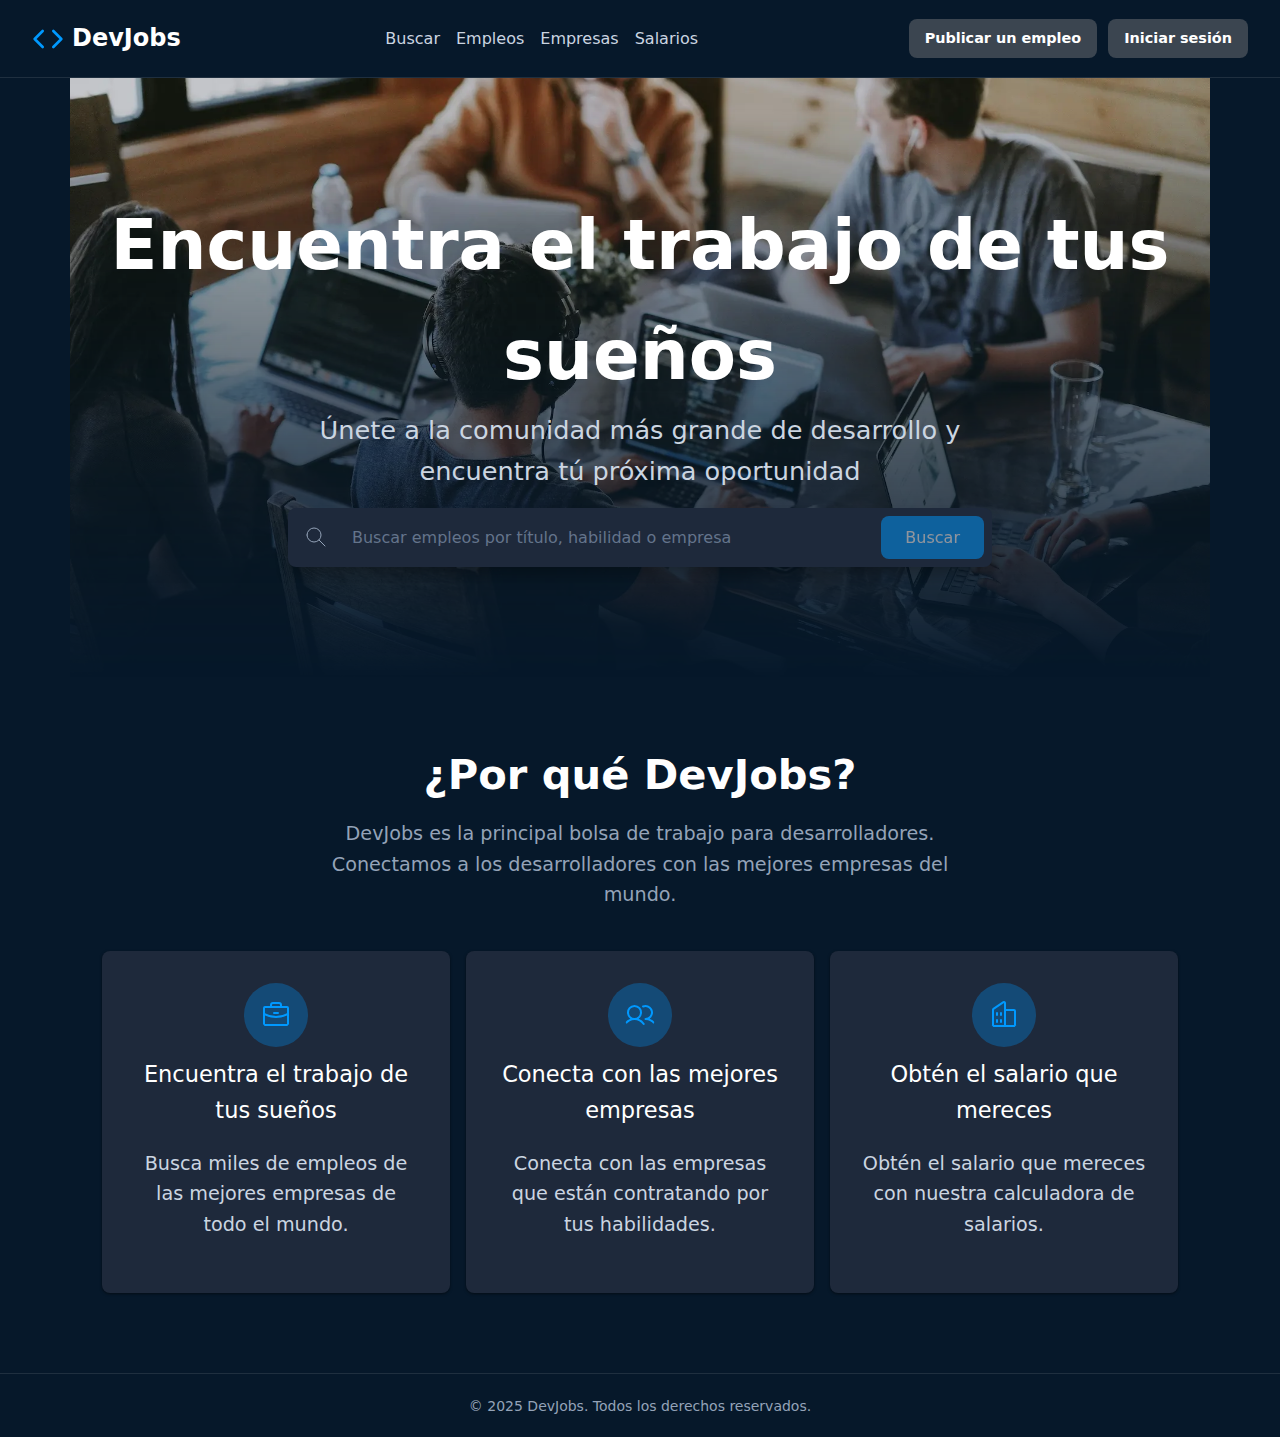
<file: index.html>
<!doctype html>
<html lang="es">
  <head>
    <meta charset="UTF-8" />
    <meta name="viewport" content="width=device-width, initial-scale=1.0" />
    <meta
      name="description"
      content="Únete a la comunidad más grande de desarrolladores y encuentra tu próxima oportunidad."
    />
    <link rel="stylesheet" href="./css/style.css" />
    <title>DevJobs - Inicio</title>
  </head>
  <body>
    <header>
      <h1>
        <svg
          fill="none"
          stroke="currentColor"
          stroke-linecap="round"
          stroke-linejoin="round"
          stroke-width="2"
          viewBox="0 0 24 24"
          xmlns="http://www.w3.org/2000/svg"
        >
          <polyline points="16 18 22 12 16 6"></polyline>
          <polyline points="8 6 2 12 8 18"></polyline>
        </svg>
        DevJobs
      </h1>
      <nav>
        <a href="jobs.html">Buscar</a>
        <a href="">Empleos</a>
        <a href="">Empresas</a>
        <a href="">Salarios</a>
      </nav>
      <div>
        <a href="">Publicar un empleo</a>
        <a href="">Iniciar sesión</a>
      </div>
    </header>
    <main>
      <section class="hero">
        <img src="./assets/background.webp" />

        <h1>Encuentra el trabajo de tus sueños</h1>
        <p>
          Únete a la comunidad más grande de desarrollo y encuentra tú próxima
          oportunidad
        </p>
        <!-- role es para la accesibilidad, indicar que el form es para buscar -->
        <form role="search">
          <div>
            <svg
              xmlns="http://www.w3.org/2000/svg"
              width="24"
              height="24"
              viewBox="0 0 24 24"
              fill="none"
              stroke="currentColor"
              stroke-width="1"
              stroke-linecap="round"
              stroke-linejoin="round"
              class="icon icon-tabler icons-tabler-outline icon-tabler-search"
            >
              <path stroke="none" d="M0 0h24v24H0z" fill="none" />
              <path d="M10 10m-7 0a7 7 0 1 0 14 0a7 7 0 1 0 -14 0" />
              <path d="M21 21l-6 -6" />
            </svg>
            <input
              type="text"
              placeholder="Buscar empleos por título, habilidad o empresa"
              required
            />
            <button disabled type="submit">Buscar</button>
          </div>
        </form>
      </section>
      <section>
        <header>
          <h2>¿Por qué DevJobs?</h2>
          <p>
            DevJobs es la principal bolsa de trabajo para desarrolladores.
            Conectamos a los desarrolladores con las mejores empresas del mundo.
          </p>
        </header>
        <footer>
          <article>
            <svg
              fill="currentColor"
              height="32"
              viewBox="0 0 256 256"
              width="32"
              xmlns="http://www.w3.org/2000/svg"
              aria-hidden="true"
            >
              <path
                d="M216,56H176V48a24,24,0,0,0-24-24H104A24,24,0,0,0,80,48v8H40A16,16,0,0,0,24,72V200a16,16,0,0,0,16,16H216a16,16,0,0,0,16-16V72A16,16,0,0,0,216,56ZM96,48a8,8,0,0,1,8-8h48a8,8,0,0,1,8,8v8H96ZM216,72v41.61A184,184,0,0,1,128,136a184.07,184.07,0,0,1-88-22.38V72Zm0,128H40V131.64A200.19,200.19,0,0,0,128,152a200.25,200.25,0,0,0,88-20.37V200ZM104,112a8,8,0,0,1,8-8h32a8,8,0,0,1,0,16H112A8,8,0,0,1,104,112Z"
              ></path>
            </svg>
            <h3>Encuentra el trabajo de tus sueños</h3>
            <p>
              Busca miles de empleos de las mejores empresas de todo el mundo.
            </p>
          </article>
          <article>
            <svg
              fill="currentColor"
              height="32"
              viewBox="0 0 256 256"
              width="32"
              xmlns="http://www.w3.org/2000/svg"
              aria-hidden="true"
            >
              <path
                d="M117.25,157.92a60,60,0,1,0-66.5,0A95.83,95.83,0,0,0,3.53,195.63a8,8,0,1,0,13.4,8.74,80,80,0,0,1,134.14,0,8,8,0,0,0,13.4-8.74A95.83,95.83,0,0,0,117.25,157.92ZM40,108a44,44,0,1,1,44,44A44.05,44.05,0,0,1,40,108Zm210.14,98.7a8,8,0,0,1-11.07-2.33A79.83,79.83,0,0,0,172,168a8,8,0,0,1,0-16,44,44,0,1,0-16.34-84.87,8,8,0,1,1-5.94-14.85,60,60,0,0,1,55.53,105.64,95.83,95.83,0,0,1,47.22,37.71A8,8,0,0,1,250.14,206.7Z"
              ></path>
            </svg>
            <h3>Conecta con las mejores empresas</h3>
            <p>
              Conecta con las empresas que están contratando por tus
              habilidades.
            </p>
          </article>
          <article>
            <svg
              fill="currentColor"
              height="32"
              viewBox="0 0 256 256"
              width="32"
              xmlns="http://www.w3.org/2000/svg"
              aria-hidden="true"
            >
              <path
                d="M240,208H224V96a16,16,0,0,0-16-16H144V32a16,16,0,0,0-24.88-13.32L39.12,72A16,16,0,0,0,32,85.34V208H16a8,8,0,0,0,0,16H240a8,8,0,0,0,0-16ZM208,96V208H144V96ZM48,85.34,128,32V208H48ZM112,112v16a8,8,0,0,1-16,0V112a8,8,0,1,1,16,0Zm-32,0v16a8,8,0,0,1-16,0V112a8,8,0,1,1,16,0Zm0,56v16a8,8,0,0,1-16,0V168a8,8,0,0,1,16,0Zm32,0v16a8,8,0,0,1-16,0V168a8,8,0,0,1,16,0Z"
              ></path>
            </svg>
            <h3>Obtén el salario que mereces</h3>
            <p>
              Obtén el salario que mereces con nuestra calculadora de salarios.
            </p>
          </article>
        </footer>
      </section>
    </main>
    <footer>
      <small>&copy; 2025 DevJobs. Todos los derechos reservados.</small>
    </footer>
  </body>
</html>
</file>
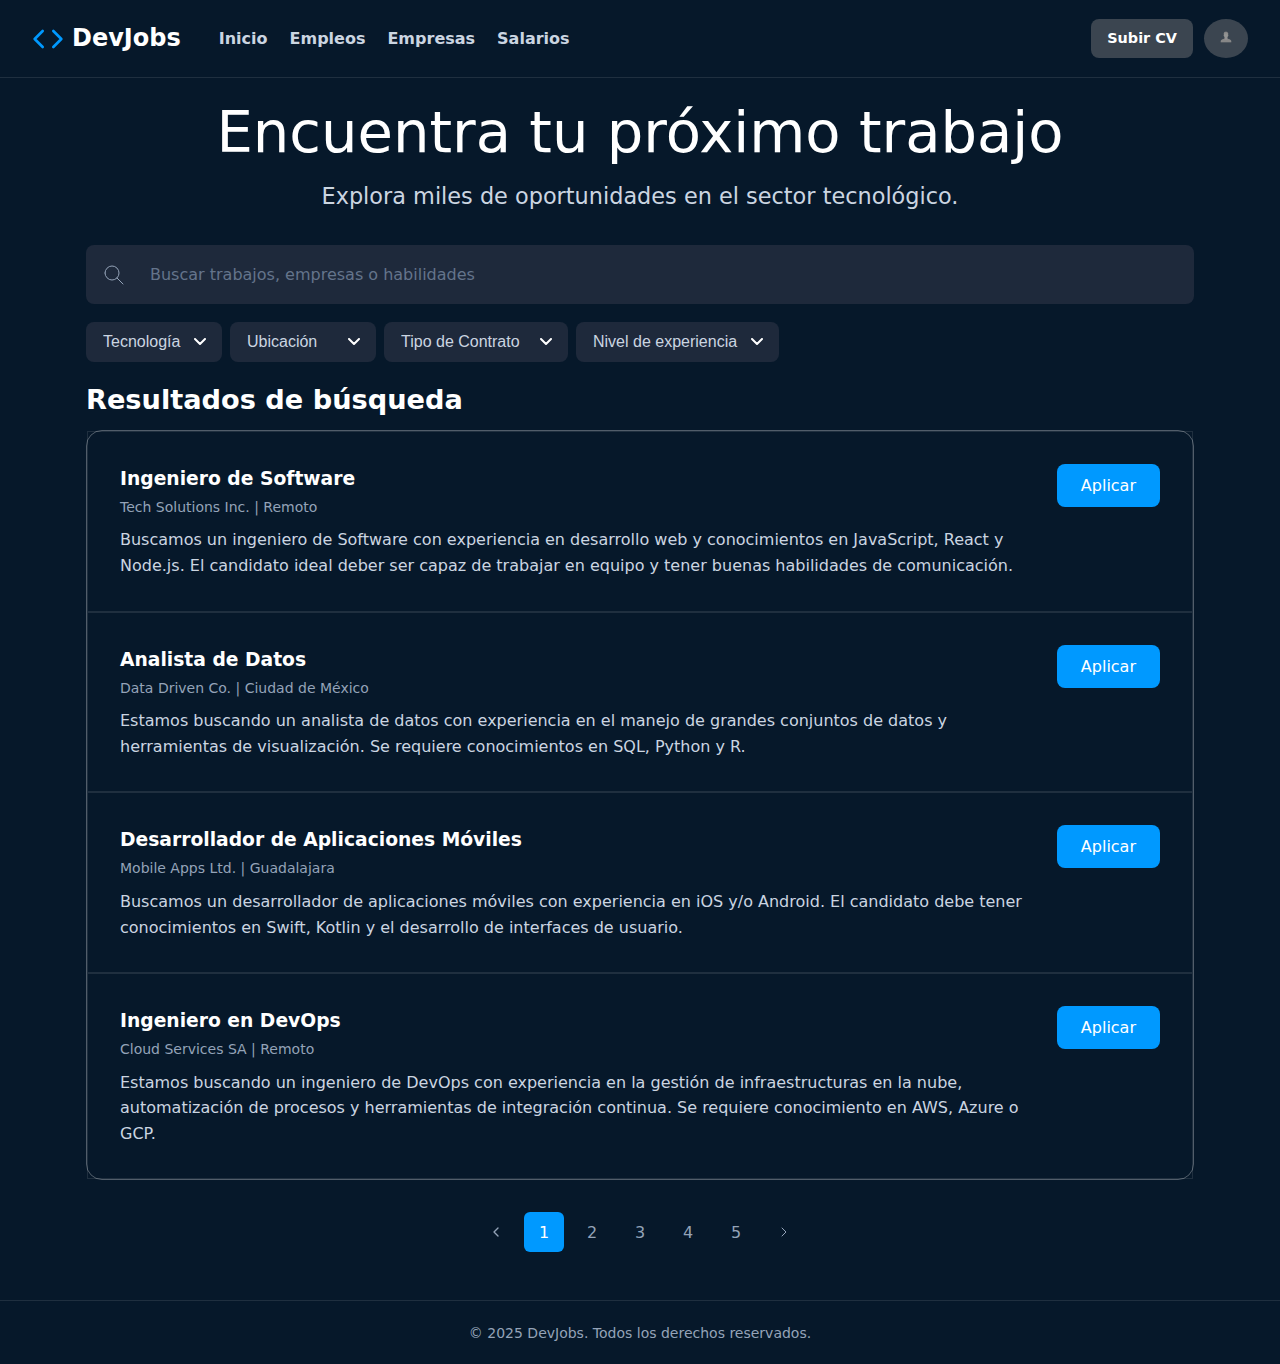
<file: jobs.html>
<!doctype html>
<html lang="es">
  <head>
    <meta charset="UTF-8" />
    <meta name="viewport" content="width=device-width, initial-scale=1.0" />
    <meta
      name="description"
      content="Listado de empleos y filtros para encontrar el trabajo de tus sueños."
    />
    <link rel="stylesheet" href="./css/style.css" />
    <title>DevJobs - Empleos</title>
  </head>
  <body>
    <header class="header-search">
      <div class="header-title">
        <h1>
          <svg
            fill="none"
            stroke="currentColor"
            stroke-linecap="round"
            stroke-linejoin="round"
            stroke-width="2"
            viewBox="0 0 24 24"
            xmlns="http://www.w3.org/2000/svg"
          >
            <polyline points="16 18 22 12 16 6"></polyline>
            <polyline points="8 6 2 12 8 18"></polyline>
          </svg>
          DevJobs
        </h1>
        <nav class="header-nav">
          <a href="index.html">Inicio</a>
          <a href="">Empleos</a>
          <a href="">Empresas</a>
          <a href="">Salarios</a>
        </nav>
      </div>
      <div>
        <a href="" class="btn-cv">Subir CV</a>
        <a href=""><img src="/assets/profile-icon.png" alt="" /></a>
      </div>
    </header>
    <main>
      <section class="hero hero-search">
        <h1>Encuentra tu próximo trabajo</h1>
        <p>Explora miles de oportunidades en el sector tecnológico.</p>
        <!-- role es para la accesibilidad, indicar que el form es para buscar -->
        <form role="search">
          <div class="search-input">
            <svg
              xmlns="http://www.w3.org/2000/svg"
              width="24"
              height="24"
              viewBox="0 0 24 24"
              fill="none"
              stroke="currentColor"
              stroke-width="1"
              stroke-linecap="round"
              stroke-linejoin="round"
              class="icon icon-tabler icons-tabler-outline icon-tabler-search"
            >
              <path stroke="none" d="M0 0h24v24H0z" fill="none" />
              <path d="M10 10m-7 0a7 7 0 1 0 14 0a7 7 0 1 0 -14 0" />
              <path d="M21 21l-6 -6" />
            </svg>
            <input
              type="text"
              placeholder="Buscar trabajos, empresas o habilidades"
              required
            />
          </div>
          <div class="search-category">
            <select name="category" id="tecnologia" class="select-arrow">
              <option value="" disabled selected hidden>Tecnología</option>
              <option value="1">JavaScript</option>
              <option value="2">Python</option>
              <option value="3">Java</option>
            </select>
            <select name="category" id="ubicacion" class="select-arrow">
              <option value="" disabled selected hidden>Ubicación</option>
              <option value="1">CDMX</option>
              <option value="2">Guadalajara</option>
              <option value="3">Monterrrey</option>
            </select>
            <select name="category" id="tipo_contrato" class="select-arrow">
              <option value="" disabled selected hidden>
                Tipo de Contrato
              </option>
              <option value="1">Interno</option>
              <option value="2">Medio Tiempo</option>
              <option value="3">Tiempo Completo</option>
            </select>
            <select name="category" id="lvl_experiencia" class="select-arrow">
              <option value="" disabled selected hidden>
                Nivel de experiencia
              </option>
              <option value="1">Entry Level</option>
              <option value="2">Junior</option>
              <option value="3">Senior</option>
            </select>
          </div>
        </form>
      </section>
      <section>
        <h2 class="jobs-title">Resultados de búsqueda</h2>
        <div class="jobs-listings">
          <article class="jobs-listings-card">
            <div>
              <h3>Ingeniero de Software</h3>
              <small>Tech Solutions Inc. | Remoto</small>
              <p>
                Buscamos un ingeniero de Software con experiencia en desarrollo
                web y conocimientos en JavaScript, React y Node.js. El candidato
                ideal deber ser capaz de trabajar en equipo y tener buenas
                habilidades de comunicación.
              </p>
            </div>
            <div><button>Aplicar</button></div>
          </article>
          <article class="jobs-listings-card">
            <div>
              <h3>Analista de Datos</h3>
              <small>Data Driven Co. | Ciudad de México</small>
              <p>
                Estamos buscando un analista de datos con experiencia en el
                manejo de grandes conjuntos de datos y herramientas de
                visualización. Se requiere conocimientos en SQL, Python y R.
              </p>
            </div>
            <div><button>Aplicar</button></div>
          </article>
          <article class="jobs-listings-card">
            <div>
              <h3>Desarrollador de Aplicaciones Móviles</h3>
              <small>Mobile Apps Ltd. | Guadalajara</small>
              <p>
                Buscamos un desarrollador de aplicaciones móviles con
                experiencia en iOS y/o Android. El candidato debe tener
                conocimientos en Swift, Kotlin y el desarrollo de interfaces de
                usuario.
              </p>
            </div>
            <div><button>Aplicar</button></div>
          </article>
          <article class="jobs-listings-card">
            <div>
              <h3>Ingeniero en DevOps</h3>
              <small>Cloud Services SA | Remoto</small>
              <p>
                Estamos buscando un ingeniero de DevOps con experiencia en la
                gestión de infraestructuras en la nube, automatización de
                procesos y herramientas de integración continua. Se requiere
                conocimiento en AWS, Azure o GCP.
              </p>
            </div>
            <div><button>Aplicar</button></div>
          </article>
        </div>
        <nav class="pagination">
          <a href="#"
            ><svg
              width="16"
              height="16"
              viewBox="0 0 24 24"
              fill="none"
              stroke="currentColor"
              stroke-width="2"
              stroke-linecap="round"
              stroke-linejoin="round"
            >
              <path stroke="none" d="M0 0h24v24H0z" fill="none" />
              <path d="M15 6l-6 6l6 6" /></svg
          ></a>
          <a class="is-active" href="#">1</a>
          <a href="#">2</a>
          <a href="#">3</a>
          <a href="#">4</a>
          <a href="#">5</a>
          <a href="#"
            ><svg
              width="16"
              height="16"
              viewBox="0 0 24 24"
              fill="none"
              stroke="currentColor"
              stroke-width="1.5"
              stroke-linecap="round"
              stroke-linejoin="round"
              class="icon icon-tabler icons-tabler-outline icon-tabler-chevron-right"
            >
              <path stroke="none" d="M0 0h24v24H0z" fill="none" />
              <path d="M9 6l6 6l-6 6" /></svg
          ></a>
        </nav>
      </section>
    </main>
    <footer>
      <small>&copy; 2025 DevJobs. Todos los derechos reservados.</small>
    </footer>
  </body>
</html>
</file>
<file: css/style.css>
/* ======================================= */
/* 🚀 ESTILOS BASE, PALETA DE COLORES Y RESETS DE ETIQUETAS */
/* ======================================= */
* {
  margin: 0;
  padding: 0;
  box-sizing: border-box;
}

:root {
  --primary: #3b4550;
  --primary-dark: #0a3d66;
  --primary-hover: #0d5ba8;
  --primary-light: #09f;
  --background: #06182a;
  --text-primary: #ffffff;
  --text-secondary: #cbd5e1;
  --text-muted: #94a3b8;
  --border: rgba(255, 255, 255, 0.1);
  --card-bg: #1e293b;
  --shadow: rgba(0, 0, 0, 0.3);
  --input-bg: #1e293b;
  --sv-bg: rgba(0, 153, 255, 0.3);
}

body {
  font-family: system-ui;
  background-color: var(--background);
  color: var(--text-primary);
  min-height: 100vh;
  display: flex;
  flex-direction: column;
  line-height: 1.6;
}

p {
  color: var(--text-secondary);
}

h2 {
  font-size: 2.6rem;
  font-weight: 700;
  margin-bottom: 0.5rem;
}

/* ======================================= */
/* 🗣️ ESTILO PARA EL HEADER
/* ======================================= */

/* Header */
body > header {
  border-bottom: 1px solid var(--border);
  display: flex;
  justify-content: space-between;
  align-items: center;
  gap: 2rem;
  padding: 1.2rem 2rem;
}

header {
  /* Logo y títulos principales */
  & h1 {
    font-size: 1.5rem;
    line-height: 1.2;
    text-wrap: balance;
    display: flex;
    align-items: center;
    gap: 0.5rem;

    svg {
      width: 2rem;
      height: 2rem;
      color: var(--primary-light);
    }
  }

  h1 + p {
    text-wrap: balance;
    margin-bottom: 2rem;
  }

  nav {
    display: flex;
    align-items: center;
    gap: 1rem;

    a {
      color: var(--text-secondary);
      text-decoration: none;
      transition: color 0.2s;
      font-weight: 500;

      &:hover,
      &:focus {
        color: var(--primary);
        outline: none;
      }
    }
  }
}

header div a {
  text-decoration: none;
  background-color: var(--primary);
  padding: 0.5rem 1rem;
  border-radius: 0.5rem;
  display: inline-block;
  color: var(--text-primary);
  font-size: 0.9rem;
  font-weight: 700;
  margin-left: 6px;

  &:hover {
    background-color: var(--primary-dark);
    color: var(--primary-light);
  }
}

/* ======================================= */
/* 🚧 ESTILOS PARA EL MAIN */
/* ======================================= */
main {
  width: 100%;
}

section {
  width: 100%;
  margin: 0 auto;
  padding: 0 1rem;
}

section:nth-child(1) {
  position: relative;
  text-align: center;
  display: flex;
  flex-direction: column;
  align-items: center;
  justify-content: center;
  min-height: 600px;

  h1 {
    font-size: 4.3rem;
  }

  > p {
    margin: 0 auto;
    margin-bottom: 1rem;
    font-size: 1.6rem;
    color: var(--text-secondary);
    padding: 0 12rem;
  }

  img {
    position: absolute;
    width: 100%;
    height: 100%;
    object-fit: cover;
    z-index: -1;
    left: 0;
    right: 0;
    mask-image: linear-gradient(
      to bottom,
      rgba(16, 25, 34, 1) 5%,
      rgba(16, 25, 34, 0) 100%
    );
  }
}

/* Form */

form {
  max-width: 44rem;
  width: 100%;
}

form > div {
  display: flex;
  align-items: center;
  background-color: var(--input-bg);
  border-radius: 0.5rem;
  box-shadow: 0 10px 15px -3px var(--shadow);
  padding: 0.5rem;
  gap: 0.5rem;

  svg {
    color: var(--text-muted);
    margin: 0.5rem;
  }
}

form input[type="text"] {
  flex: 1;
  background: transparent;
  border: none;
  outline: none;
  color: var(--text-primary);
  padding: 0.75rem 0.5rem;
  font-size: 1rem;
  font-family: inherit;
}

form input[type="text"]::placeholder {
  color: #64748b;
}

button {
  border: none;
  background-color: var(--primary-light);
  padding: 0.75rem 1.5rem;
  border-radius: 0.5rem;
  color: var(--text-primary);
  font-size: 1rem;
  font-weight: 400;
  font-family: inherit;
  cursor: pointer;
  white-space: nowrap;

  &:hover,
  &:focus {
    background-color: var(--primary-hover);
    outline: 2px solid white;
    outline-offset: 2px;
  }

  &:active {
    transform: scale(0.9);
  }

  &:disabled {
    opacity: 0.5;
    pointer-events: none;
  }
}

/* Features Section */
section:nth-child(2) {
  margin-bottom: 3rem;
}

main > section:nth-child(2) > header {
  gap: 2px;
  flex-direction: column;
  display: flex;
  margin-bottom: 1.5rem;
  padding-top: 4rem;
}

main > section:nth-child(2) header > h2 {
  text-align: center;
}

main > section:nth-child(2) > header:first-child > p {
  font-size: 1.2rem;
  color: var(--text-muted);
  text-align: center;
  max-width: 42rem;
  margin: 0 auto;
}

main > section:nth-child(2) footer {
  display: grid;
  grid-template-columns: repeat(auto-fit, minmax(280px, 1fr));
  grid-gap: 16px;
  border-top: none;

  article {
    background-color: var(--card-bg);
    padding: 2rem;
    margin-bottom: 16px;
    border-radius: 0.5rem;
    box-shadow: 0px 1px 3px 0px rgba(0, 0, 0, 0.5);

    svg {
      background: var(--sv-bg);
      color: var(--primary-light);
      border-radius: 100%;
      width: 64px;
      height: 64px;
      padding: 16px;
    }

    h3 {
      font-weight: 500;
    }

    p {
      margin: 20px 0;
    }
  }
}

footer {
  border-top: 1px solid var(--border);
  text-align: center;
  padding: 16px;
  font-size: 1.2rem;

  small {
    color: var(--text-muted);
    font-size: 0.875rem;
  }
}

/* Segunda Página */
/* Header Section */
.header-search {
  > div a:nth-child(2) {
    border-radius: 100%;

    img {
      max-width: 12px;
    }
  }
}

.header-title {
  display: flex;
  gap: 2rem;

  nav a {
    background-color: initial;
    color: var(--text-secondary);
    padding: inherit;
    font-size: inherit;
  }
}

.header-nav a:hover {
  background-color: inherit;
  color: var(--primary);
}

/* Contenido */

.hero-search {
  &:nth-child(1) {
    min-height: 300px;

    h1 {
      font-size: 3.6rem;
      font-weight: 500;
    }

    > p {
      font-size: 1.4rem;
      margin: 0 0 30px 0;
    }
  }

  & form {
    max-width: 100%;
  }

  .search-input {
    box-shadow: none;
  }

  .search-category {
    background-color: transparent;
    box-shadow: none;
    padding-left: 0;
    padding-top: 1.1rem;

    select {
      background-color: var(--card-bg);
      padding: 0.5rem 1rem;
      border-radius: 0.5rem;
      border-color: transparent;
      display: inline-block;
      color: var(--text-secondary);
      font-size: 1rem;
    }

    .select-arrow {
      -webkit-appearance: none;
      -moz-appearance: none;
      appearance: none;

      /*  Right spacing */
      padding-right: 40px;

      /* Add custom arrow */
      background-image: url('data:image/svg+xml;charset=US-ASCII,<svg width="12" height="8" viewBox="0 0 12 8" fill="none" xmlns="http://www.w3.org/2000/svg"><path d="M1 1L6 6L11 1" stroke="%23FFFFFF" stroke-width="2" stroke-linecap="round" stroke-linejoin="round"/></svg>');
      background-repeat: no-repeat;
      background-position: right 15px center;
      cursor: pointer;
      height: 40px;
    }
  }
}

.jobs-title {
  font-size: 1.7rem;
}

.jobs-listings {
  border: 1px solid rgba(255, 255, 255, 0.3);
  border-radius: 1rem;
}

.jobs-listings-card {
  display: grid;
  grid-template-columns: 1fr auto;
  border: 1px solid var(--border);
  padding: 2rem;
}

.jobs-listings-card div:first-child {
  padding-right: 1rem;

  small {
    color: var(--text-muted);
    font-size: 0.875rem;
  }

  p {
    margin-top: 0.5rem;
  }
}

/* Pagination */
.pagination {
  display: flex;
  justify-content: center;
  margin-top: 3rem;
  gap: 0.5rem;
  margin-block: 2rem;
}

.pagination a {
  display: flex;
  align-items: center;
  justify-content: center;
  width: 2.5rem;
  height: 2.5rem;
  text-decoration: none;
  color: var(--text-muted);
  border-radius: 0.375rem;
  transition: all 0.3s;

  &:hover,
  &:focus {
    background-color: var(--primary-light);
    color: var(--text-primary);
  }

  &:active {
    transform: scale(0.9);
  }

  &.is-active {
    background-color: var(--primary-light);
    color: var(--text-primary);
    pointer-events: none;
  }
}

/* En Laptops (más de 1200px de pantalla) */
@media (min-width: 1200px) {
  section {
    max-width: 1140px; /* Estándar clásico */
  }
}

/* En Monitores Grandes (más de 1400px de pantalla) */
@media (min-width: 1400px) {
  section {
    max-width: 1320px; /* O 1400px si quieres ser más agresivo */
  }
}
</file>
